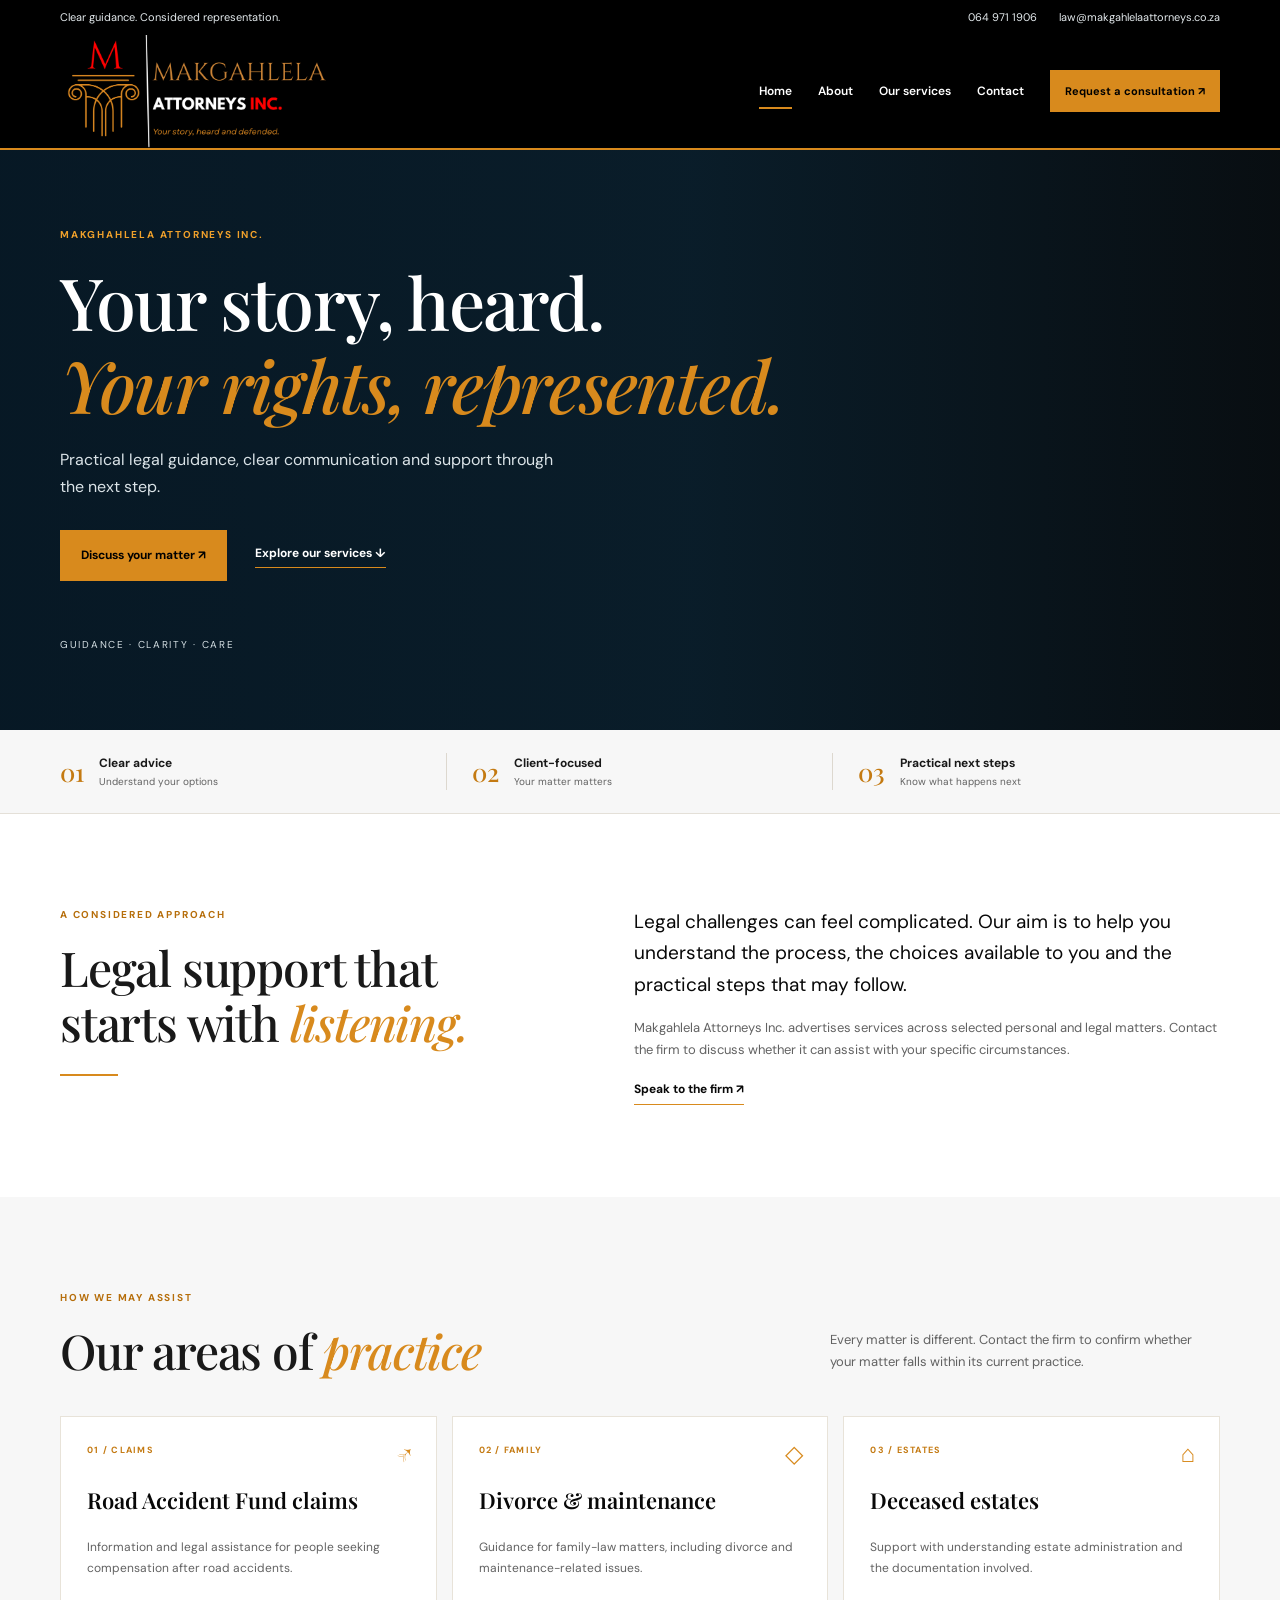
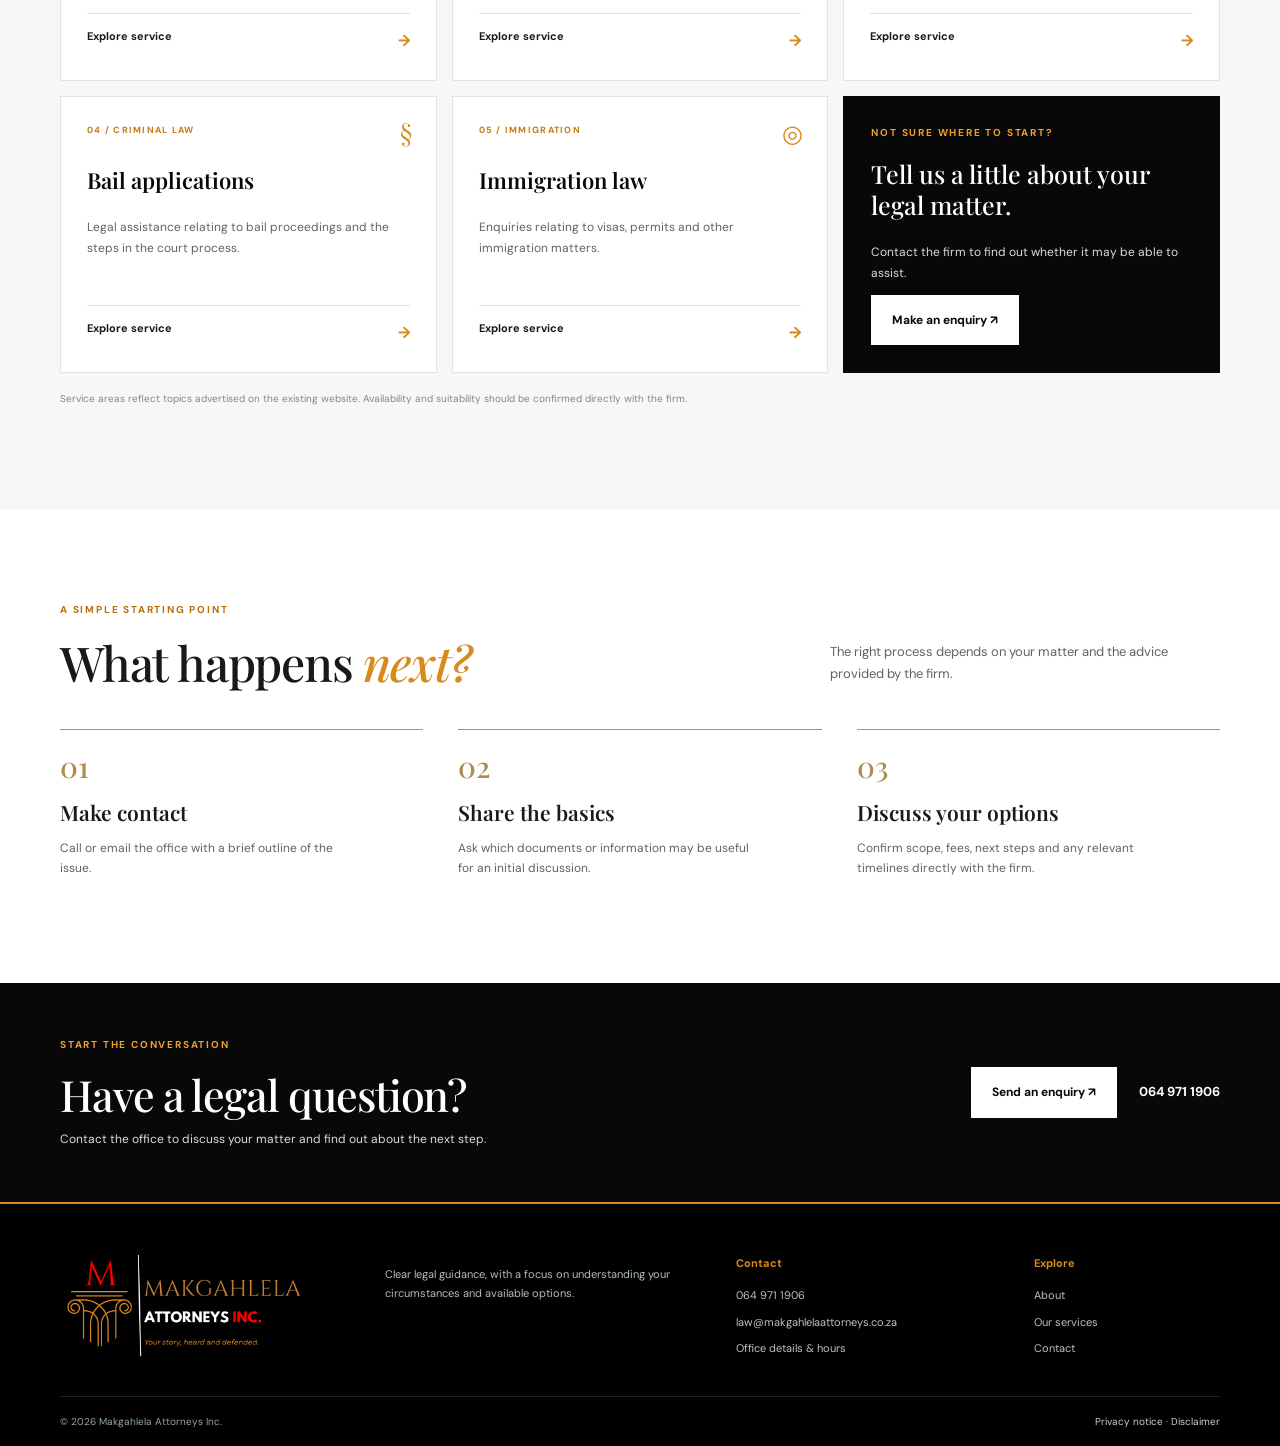
<file: projects/makgahlela-attorneys/index.html>
<!doctype html>
<html lang="en-ZA">
<head>
  <meta charset="utf-8"><meta name="viewport" content="width=device-width, initial-scale=1">
  <meta name="description" content="Legal support from Makgahlela Attorneys Inc. Explore advertised services and contact the firm to discuss your matter.">
  <meta name="theme-color" content="#102b3f">
  <title>Makgahlela Attorneys Inc. | Clear Legal Guidance</title>
  <link rel="preconnect" href="https://fonts.googleapis.com"><link rel="preconnect" href="https://fonts.gstatic.com" crossorigin>
  <link href="https://fonts.googleapis.com/css2?family=DM+Sans:wght@400;500;600;700&family=Playfair+Display:wght@500;600;700&display=swap" rel="stylesheet">
  <link rel="stylesheet" href="styles.css"><script src="script.js" defer></script>
</head>
<body>
<a class="skip-link" href="#main">Skip to content</a>
<div class="topbar"><div class="container topbar-inner"><span>Clear guidance. Considered representation.</span><div><a href="tel:+27649711906">064 971 1906</a><a href="mailto:law@makgahlelaattorneys.co.za">law@makgahlelaattorneys.co.za</a></div></div></div>
<header class="header"><div class="container nav-wrap">
  <a class="brand" href="index.html" aria-label="Makgahlela Attorneys home"><img class="brand-logo" src="assets/makgahlela-attorneys-logo.png" alt="Makgahlela Attorneys Inc. — Your story, heard and defended."></a>
  <button class="menu-toggle" aria-expanded="false" aria-controls="nav" aria-label="Open navigation"><i></i><i></i><i></i></button>
  <nav id="nav" class="nav" aria-label="Main navigation"><a class="active" href="index.html">Home</a><a href="#about">About</a><a href="services.html">Our services</a><a href="contact.html">Contact</a><a class="button small" href="contact.html#enquiry">Request a consultation ↗</a></nav>
</div></header>
<main id="main">
  <section class="hero"><div class="hero-shade"></div><div class="container hero-content"><p class="eyebrow light">MAKGHAHLELA ATTORNEYS INC.</p><h1>Your story, heard.<br><em>Your rights, represented.</em></h1><p class="hero-copy">Practical legal guidance, clear communication and support through the next step.</p><div class="hero-actions"><a class="button" href="contact.html#enquiry">Discuss your matter ↗</a><a class="underlink light-link" href="#services">Explore our services ↓</a></div><p class="hero-footnote">Guidance · Clarity · Care</p></div></section>
  <section class="trust-strip"><div class="container trust-grid"><div><b>01</b><span><strong>Clear advice</strong><small>Understand your options</small></span></div><div><b>02</b><span><strong>Client-focused</strong><small>Your matter matters</small></span></div><div><b>03</b><span><strong>Practical next steps</strong><small>Know what happens next</small></span></div></div></section>
  <section id="about" class="section"><div class="container two-col"><div><p class="eyebrow">A considered approach</p><h2>Legal support that starts with <em>listening.</em></h2><span class="rule"></span></div><div><p class="lead">Legal challenges can feel complicated. Our aim is to help you understand the process, the choices available to you and the practical steps that may follow.</p><p class="muted">Makgahlela Attorneys Inc. advertises services across selected personal and legal matters. Contact the firm to discuss whether it can assist with your specific circumstances.</p><a class="underlink" href="contact.html">Speak to the firm ↗</a></div></div></section>
  <section id="services" class="section services"><div class="container"><div class="section-heading"><div><p class="eyebrow">How we may assist</p><h2>Our areas of <em>practice</em></h2></div><p class="muted">Every matter is different. Contact the firm to confirm whether your matter falls within its current practice.</p></div>
    <div class="service-grid">
      <a class="service-card" href="services.html#raf"><span class="service-meta">01 / CLAIMS</span><span class="service-symbol">↗</span><h3>Road Accident Fund claims</h3><p>Information and legal assistance for people seeking compensation after road accidents.</p><span class="card-link">Explore service <b>→</b></span></a>
      <a class="service-card" href="services.html#family"><span class="service-meta">02 / FAMILY</span><span class="service-symbol">◇</span><h3>Divorce &amp; maintenance</h3><p>Guidance for family-law matters, including divorce and maintenance-related issues.</p><span class="card-link">Explore service <b>→</b></span></a>
      <a class="service-card" href="services.html#estates"><span class="service-meta">03 / ESTATES</span><span class="service-symbol">⌂</span><h3>Deceased estates</h3><p>Support with understanding estate administration and the documentation involved.</p><span class="card-link">Explore service <b>→</b></span></a>
      <a class="service-card" href="services.html#bail"><span class="service-meta">04 / CRIMINAL LAW</span><span class="service-symbol">§</span><h3>Bail applications</h3><p>Legal assistance relating to bail proceedings and the steps in the court process.</p><span class="card-link">Explore service <b>→</b></span></a>
      <a class="service-card" href="services.html#immigration"><span class="service-meta">05 / IMMIGRATION</span><span class="service-symbol">◎</span><h3>Immigration law</h3><p>Enquiries relating to visas, permits and other immigration matters.</p><span class="card-link">Explore service <b>→</b></span></a>
      <div class="service-cta"><p class="eyebrow light">Not sure where to start?</p><h3>Tell us a little about your legal matter.</h3><p>Contact the firm to find out whether it may be able to assist.</p><a class="button button-white" href="contact.html#enquiry">Make an enquiry ↗</a></div>
    </div><p class="small-note">Service areas reflect topics advertised on the existing website. Availability and suitability should be confirmed directly with the firm.</p>
  </div></section>
  <section class="section"><div class="container"><div class="section-heading"><div><p class="eyebrow">A simple starting point</p><h2>What happens <em>next?</em></h2></div><p class="muted">The right process depends on your matter and the advice provided by the firm.</p></div><div class="steps"><article><b>01</b><h3>Make contact</h3><p>Call or email the office with a brief outline of the issue.</p></article><article><b>02</b><h3>Share the basics</h3><p>Ask which documents or information may be useful for an initial discussion.</p></article><article><b>03</b><h3>Discuss your options</h3><p>Confirm scope, fees, next steps and any relevant timelines directly with the firm.</p></article></div></div></section>
  <section class="cta-band"><div class="container cta-inner"><div><p class="eyebrow light">Start the conversation</p><h2>Have a legal question?</h2><p>Contact the office to discuss your matter and find out about the next step.</p></div><div class="cta-actions"><a class="button button-white" href="contact.html#enquiry">Send an enquiry ↗</a><a href="tel:+27649711906">064 971 1906</a></div></div></section>
</main>
<footer class="footer"><div class="container footer-grid"><a class="brand brand-footer" href="index.html"><img class="brand-logo" src="assets/makgahlela-attorneys-logo.png" alt="Makgahlela Attorneys Inc. — Your story, heard and defended."></a><p>Clear legal guidance, with a focus on understanding your circumstances and available options.</p><div><strong>Contact</strong><a href="tel:+27649711906">064 971 1906</a><a href="mailto:law@makgahlelaattorneys.co.za">law@makgahlelaattorneys.co.za</a><a href="contact.html">Office details &amp; hours</a></div><div><strong>Explore</strong><a href="#about">About</a><a href="services.html">Our services</a><a href="contact.html">Contact</a></div></div><div class="container footer-bottom"><span>© <span id="year"></span> Makgahlela Attorneys Inc.</span><span><a href="privacy.html">Privacy notice</a> · <a href="disclaimer.html">Disclaimer</a></span></div></footer>
</body></html>
</file>
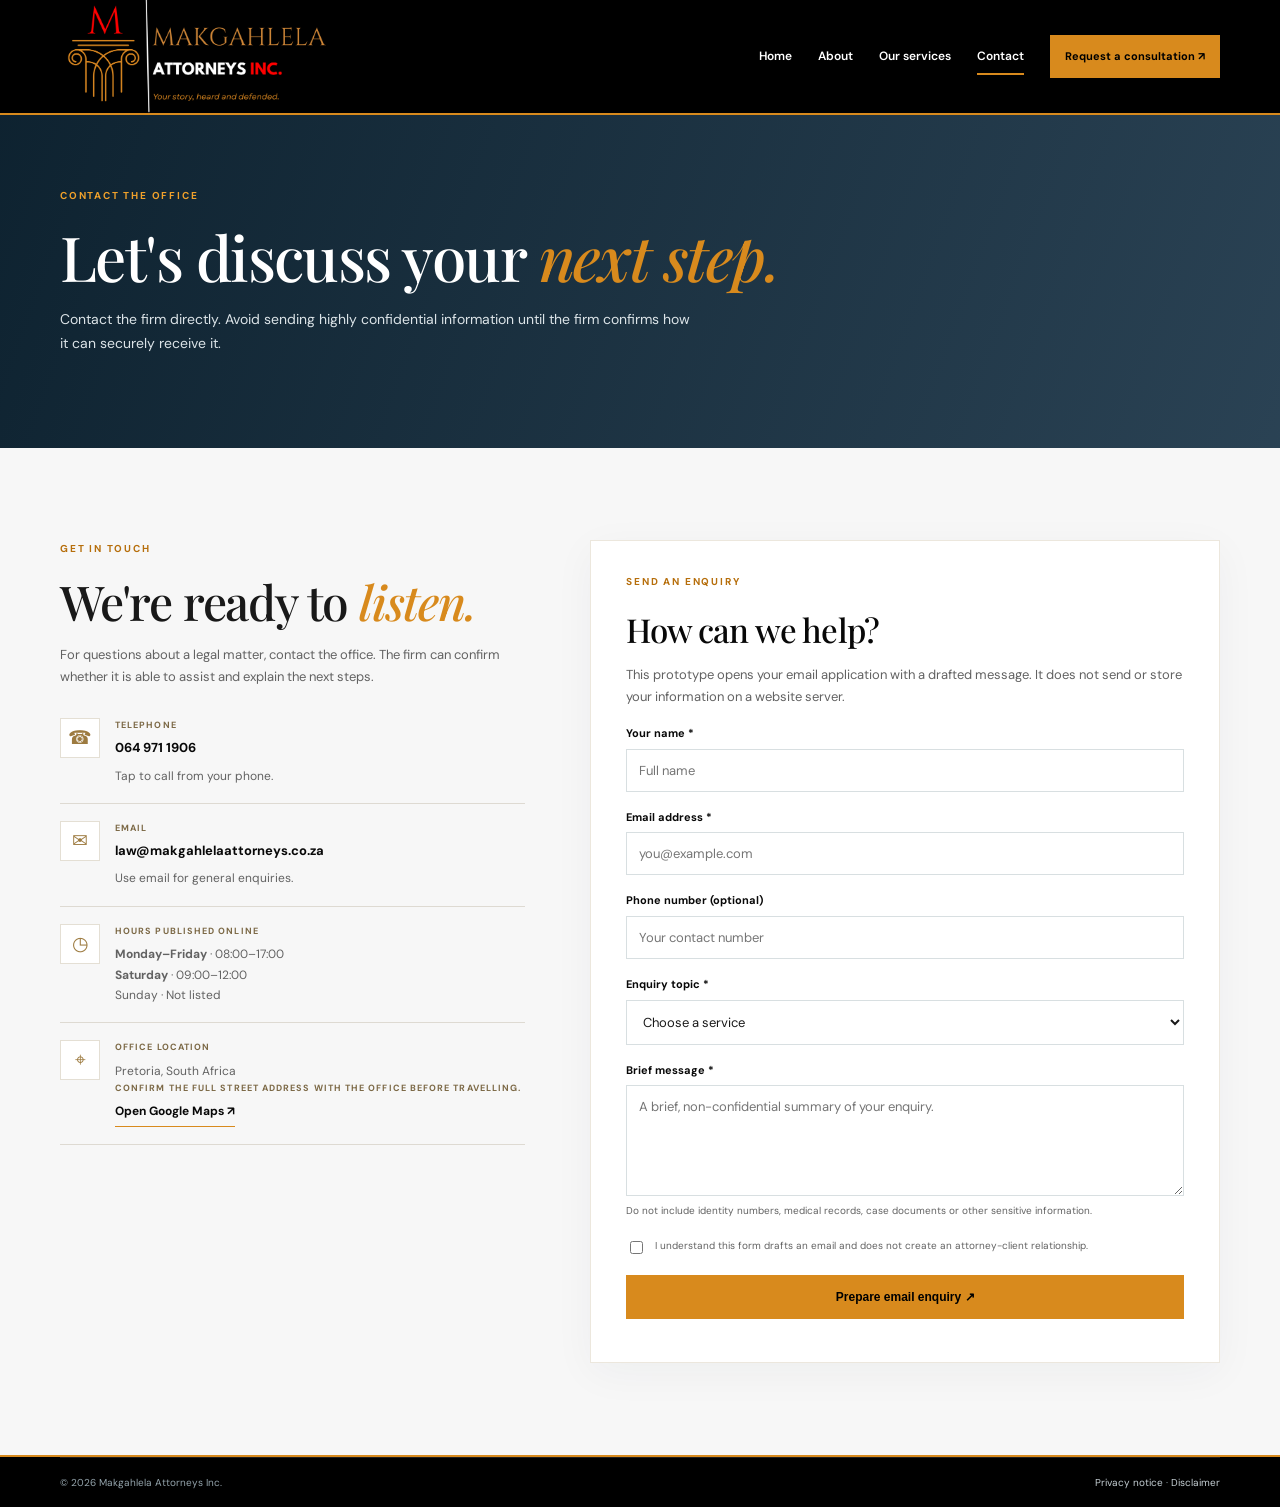
<file: projects/makgahlela-attorneys/contact.html>
<!doctype html><html lang="en-ZA"><head><meta charset="utf-8"><meta name="viewport" content="width=device-width,initial-scale=1"><meta name="description" content="Contact Makgahlela Attorneys Inc by telephone or email, or prepare an enquiry."><title>Contact | Makgahlela Attorneys Inc.</title><link rel="preconnect" href="https://fonts.googleapis.com"><link rel="preconnect" href="https://fonts.gstatic.com" crossorigin><link href="https://fonts.googleapis.com/css2?family=DM+Sans:wght@400;500;600;700&family=Playfair+Display:wght@500;600;700&display=swap" rel="stylesheet"><link rel="stylesheet" href="styles.css"><script src="script.js" defer></script></head><body><a class="skip-link" href="#main">Skip to content</a><header class="header"><div class="container nav-wrap"><a class="brand" href="index.html"><img class="brand-logo" src="assets/makgahlela-attorneys-logo.png" alt="Makgahlela Attorneys Inc. — Your story, heard and defended."></a><button class="menu-toggle" aria-expanded="false" aria-controls="nav" aria-label="Open navigation"><i></i><i></i><i></i></button><nav id="nav" class="nav"><a href="index.html">Home</a><a href="index.html#about">About</a><a href="services.html">Our services</a><a class="active" href="contact.html">Contact</a><a class="button small" href="#enquiry">Request a consultation ↗</a></nav></div></header><main id="main"><section class="page-hero"><div class="container"><p class="eyebrow light">Contact the office</p><h1>Let's discuss your <em>next step.</em></h1><p>Contact the firm directly. Avoid sending highly confidential information until the firm confirms how it can securely receive it.</p></div></section><section class="section contact-section"><div class="container contact-layout"><div><p class="eyebrow">Get in touch</p><h2>We're ready to <em>listen.</em></h2><p class="muted">For questions about a legal matter, contact the office. The firm can confirm whether it is able to assist and explain the next steps.</p>
<div class="contact-item"><span>☎</span><div><small>Telephone</small><a class="contact-value" href="tel:+27649711906">064 971 1906</a><p>Tap to call from your phone.</p></div></div>
<div class="contact-item"><span>✉</span><div><small>Email</small><a class="contact-value" href="mailto:law@makgahlelaattorneys.co.za">law@makgahlelaattorneys.co.za</a><p>Use email for general enquiries.</p></div></div>
<div class="contact-item"><span>◷</span><div><small>Hours published online</small><p><strong>Monday–Friday</strong> · 08:00–17:00<br><strong>Saturday</strong> · 09:00–12:00<br>Sunday · Not listed</p></div></div>
<div class="contact-item"><span>⌖</span><div><small>Office location</small><p>Pretoria, South Africa<br><small class="muted">Confirm the full street address with the office before travelling.</small></p><a class="underlink" href="https://www.google.com/maps/search/?api=1&query=Makgahlela+Attorneys+Inc+Soshanguve" target="_blank" rel="noopener noreferrer">Open Google Maps ↗</a></div></div>
</div><div class="form-panel" id="enquiry"><p class="eyebrow">Send an enquiry</p><h2>How can we help?</h2><p class="muted">This prototype opens your email application with a drafted message. It does not send or store your information on a website server.</p><form id="enquiry-form"><div class="field"><label for="name">Your name *</label><input id="name" name="name" autocomplete="name" required maxlength="100" placeholder="Full name"></div><div class="field"><label for="email">Email address *</label><input id="email" name="email" type="email" autocomplete="email" required maxlength="150" placeholder="you@example.com"></div><div class="field"><label for="phone">Phone number (optional)</label><input id="phone" name="phone" type="tel" autocomplete="tel" maxlength="40" placeholder="Your contact number"></div><div class="field"><label for="service">Enquiry topic *</label><select id="service" name="service" required><option value="">Choose a service</option><option>Road Accident Fund claim</option><option>Divorce or maintenance</option><option>Deceased estate</option><option>Bail application</option><option>Immigration law</option><option>Other / not sure</option></select></div><div class="field"><label for="message">Brief message *</label><textarea id="message" name="message" rows="5" required maxlength="1500" placeholder="A brief, non-confidential summary of your enquiry."></textarea><small>Do not include identity numbers, medical records, case documents or other sensitive information.</small></div><label class="consent"><input type="checkbox" id="consent" required><span>I understand this form drafts an email and does not create an attorney-client relationship.</span></label><button class="button submit" type="submit">Prepare email enquiry ↗</button><p id="form-status" class="form-status" role="status" aria-live="polite"></p></form></div></div></section></main><footer class="footer"><div class="container footer-bottom"><span>© <span id="year"></span> Makgahlela Attorneys Inc.</span><span><a href="privacy.html">Privacy notice</a> · <a href="disclaimer.html">Disclaimer</a></span></div></footer></body></html>
</file>
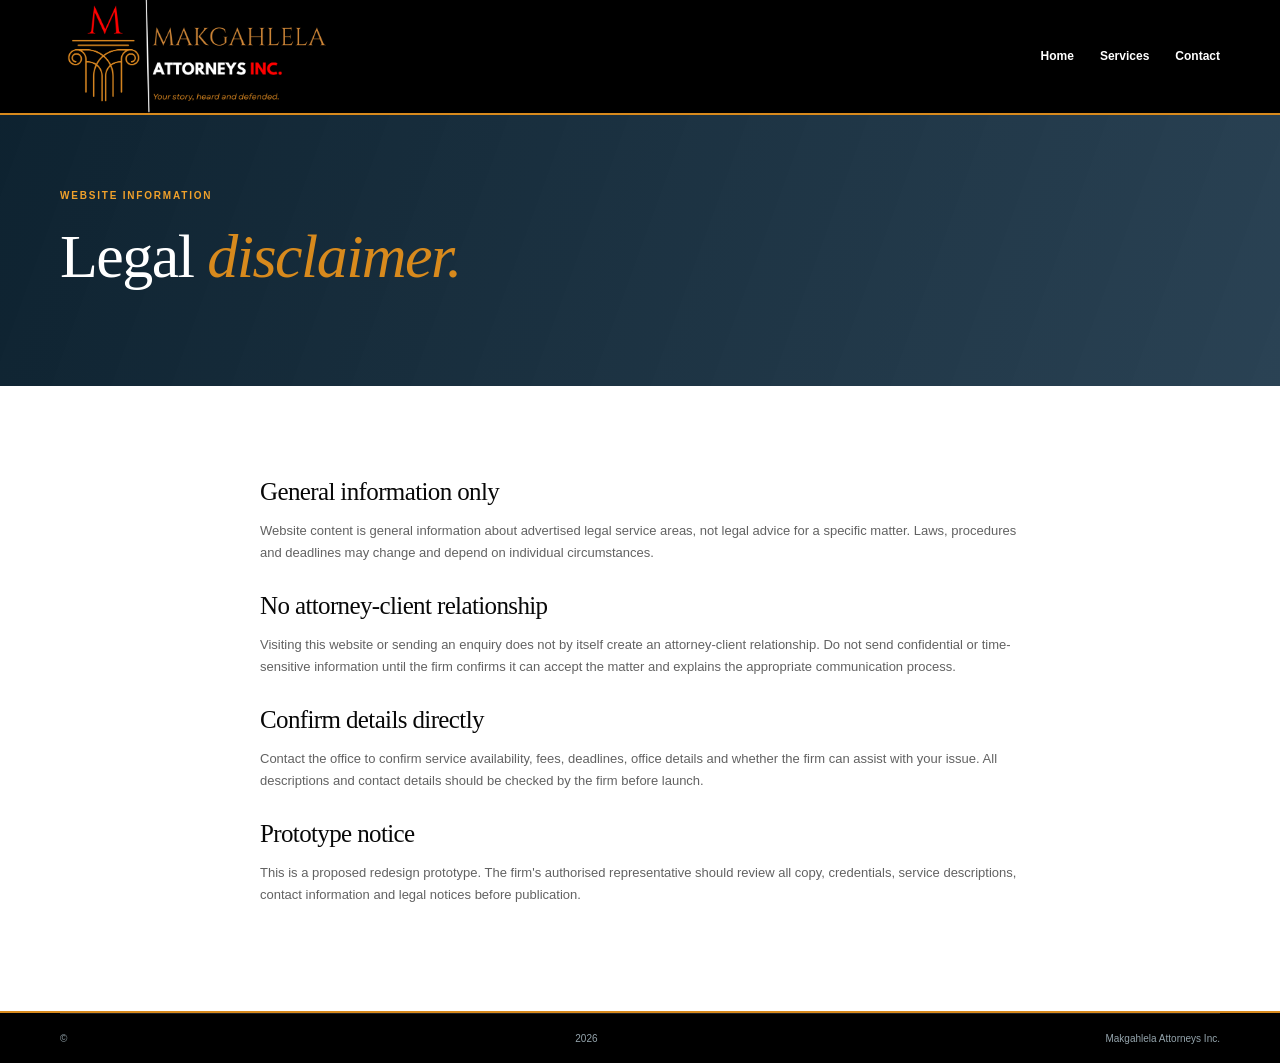
<file: projects/makgahlela-attorneys/disclaimer.html>
<!doctype html><html lang="en-ZA"><head><meta charset="utf-8"><meta name="viewport" content="width=device-width,initial-scale=1"><title>Disclaimer | Makgahlela Attorneys Inc.</title><link rel="stylesheet" href="styles.css"><script src="script.js" defer></script></head><body><header class="header"><div class="container nav-wrap"><a class="brand" href="index.html"><img class="brand-logo" src="assets/makgahlela-attorneys-logo.png" alt="Makgahlela Attorneys Inc. — Your story, heard and defended."></a><nav class="nav simple-nav"><a href="index.html">Home</a><a href="services.html">Services</a><a href="contact.html">Contact</a></nav></div></header><main><section class="page-hero"><div class="container"><p class="eyebrow light">Website information</p><h1>Legal <em>disclaimer.</em></h1></div></section><section class="section legal-copy"><div class="container narrow"><h2>General information only</h2><p>Website content is general information about advertised legal service areas, not legal advice for a specific matter. Laws, procedures and deadlines may change and depend on individual circumstances.</p><h2>No attorney-client relationship</h2><p>Visiting this website or sending an enquiry does not by itself create an attorney-client relationship. Do not send confidential or time-sensitive information until the firm confirms it can accept the matter and explains the appropriate communication process.</p><h2>Confirm details directly</h2><p>Contact the office to confirm service availability, fees, deadlines, office details and whether the firm can assist with your issue. All descriptions and contact details should be checked by the firm before launch.</p><h2>Prototype notice</h2><p>This is a proposed redesign prototype. The firm's authorised representative should review all copy, credentials, service descriptions, contact information and legal notices before publication.</p></div></section></main><footer class="footer"><div class="container footer-bottom">© <span id="year"></span> Makgahlela Attorneys Inc.</div></footer></body></html>
</file>
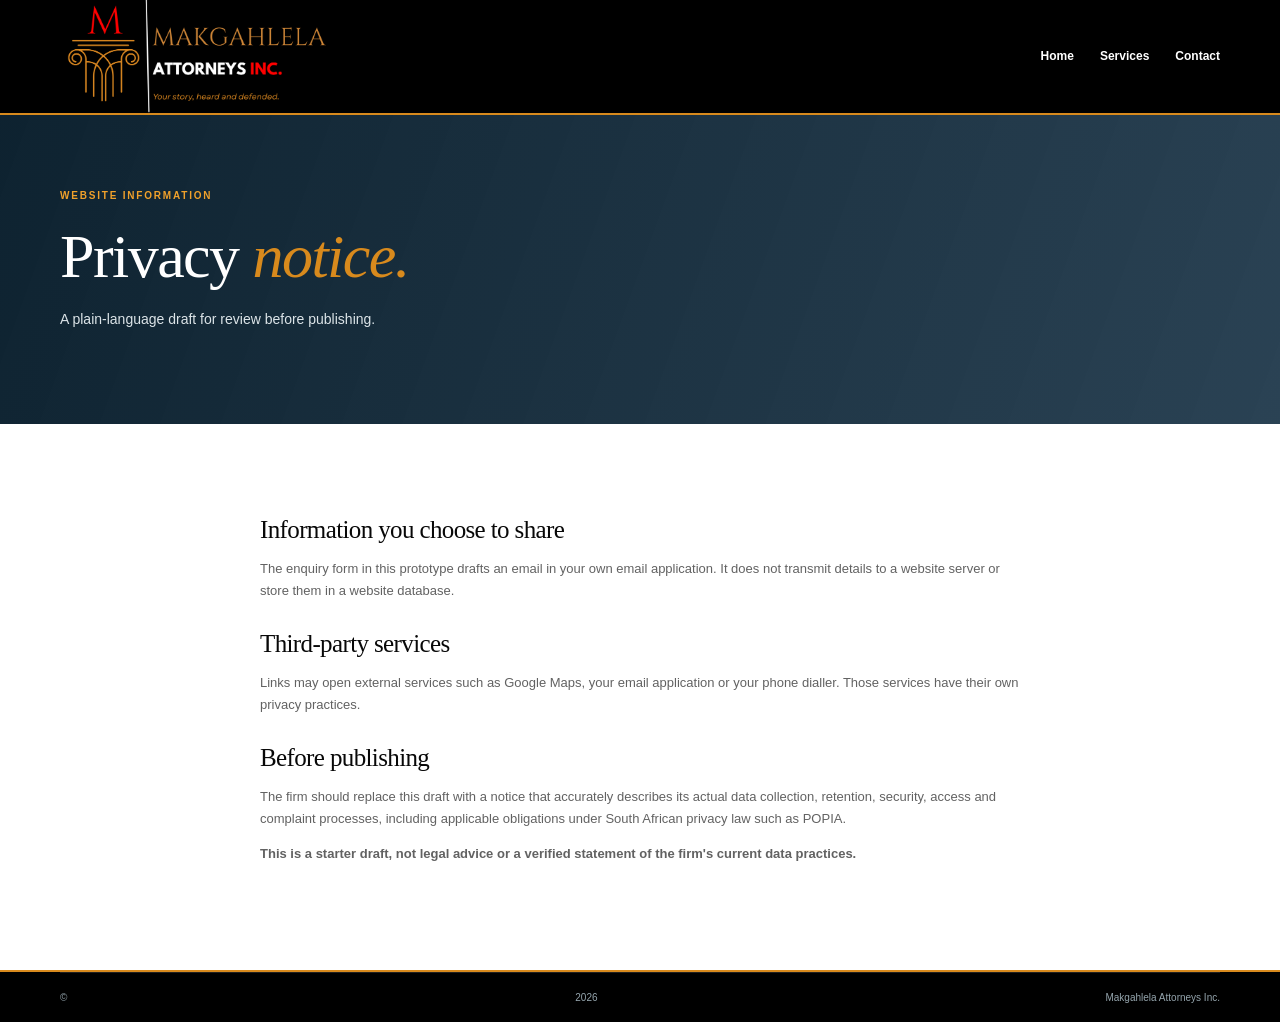
<file: projects/makgahlela-attorneys/privacy.html>
<!doctype html><html lang="en-ZA"><head><meta charset="utf-8"><meta name="viewport" content="width=device-width,initial-scale=1"><title>Privacy Notice | Makgahlela Attorneys Inc.</title><link rel="stylesheet" href="styles.css"><script src="script.js" defer></script></head><body><header class="header"><div class="container nav-wrap"><a class="brand" href="index.html"><img class="brand-logo" src="assets/makgahlela-attorneys-logo.png" alt="Makgahlela Attorneys Inc. — Your story, heard and defended."></a><nav class="nav simple-nav"><a href="index.html">Home</a><a href="services.html">Services</a><a href="contact.html">Contact</a></nav></div></header><main><section class="page-hero"><div class="container"><p class="eyebrow light">Website information</p><h1>Privacy <em>notice.</em></h1><p>A plain-language draft for review before publishing.</p></div></section><section class="section legal-copy"><div class="container narrow"><h2>Information you choose to share</h2><p>The enquiry form in this prototype drafts an email in your own email application. It does not transmit details to a website server or store them in a website database.</p><h2>Third-party services</h2><p>Links may open external services such as Google Maps, your email application or your phone dialler. Those services have their own privacy practices.</p><h2>Before publishing</h2><p>The firm should replace this draft with a notice that accurately describes its actual data collection, retention, security, access and complaint processes, including applicable obligations under South African privacy law such as POPIA.</p><p><strong>This is a starter draft, not legal advice or a verified statement of the firm's current data practices.</strong></p></div></section></main><footer class="footer"><div class="container footer-bottom">© <span id="year"></span> Makgahlela Attorneys Inc.</div></footer></body></html>
</file>
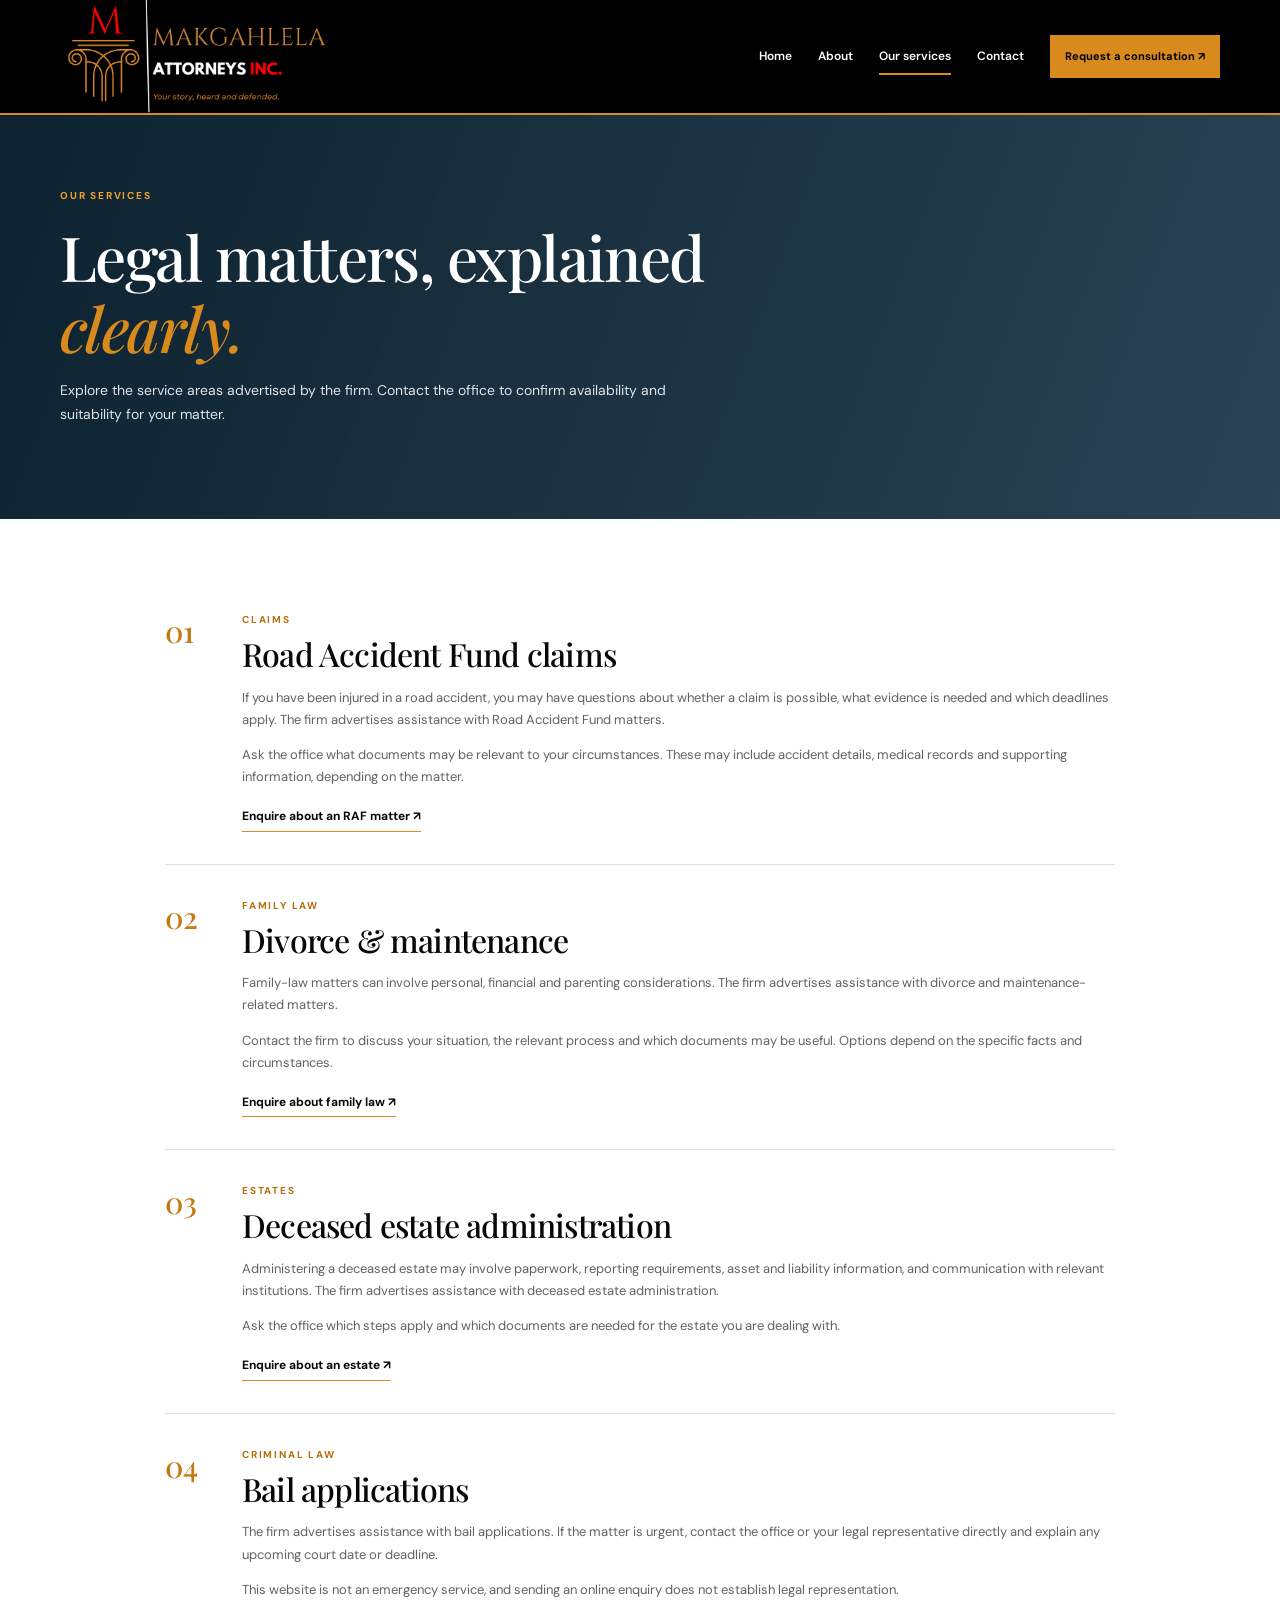
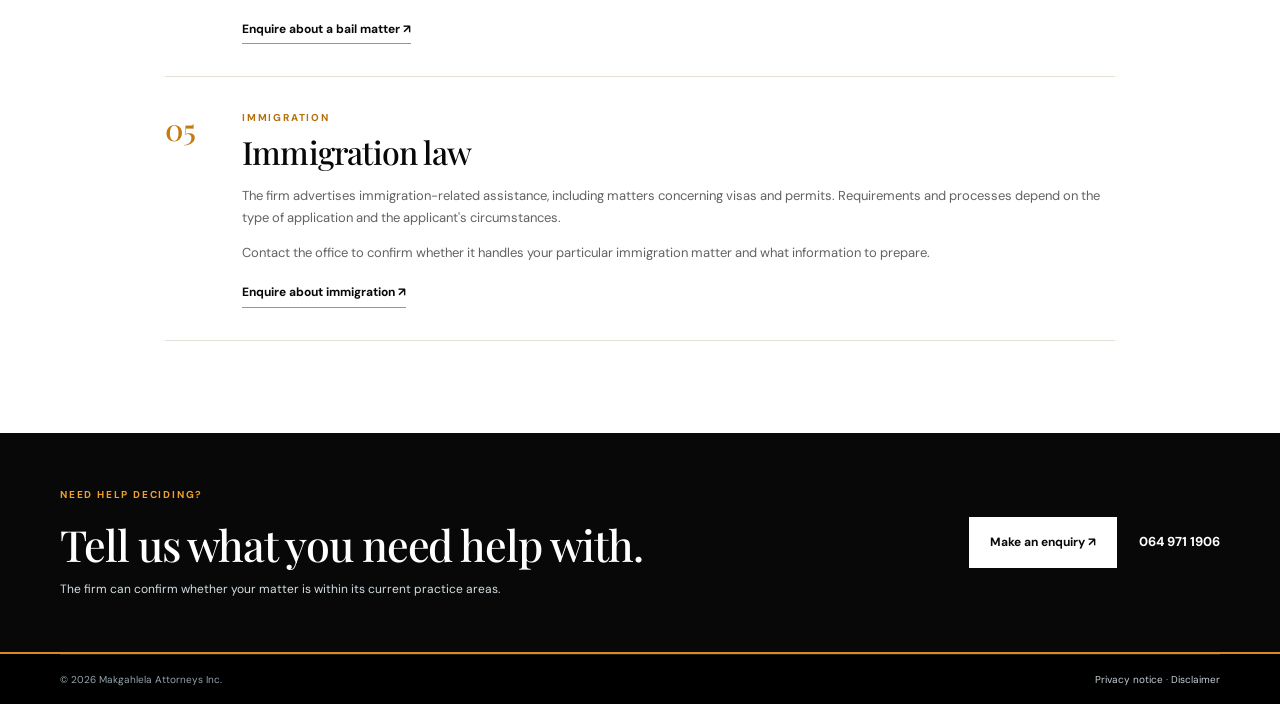
<file: projects/makgahlela-attorneys/services.html>
<!doctype html><html lang="en-ZA"><head><meta charset="utf-8"><meta name="viewport" content="width=device-width,initial-scale=1"><meta name="description" content="Explore legal service areas advertised by Makgahlela Attorneys Inc."><title>Our Services | Makgahlela Attorneys Inc.</title><link rel="preconnect" href="https://fonts.googleapis.com"><link rel="preconnect" href="https://fonts.gstatic.com" crossorigin><link href="https://fonts.googleapis.com/css2?family=DM+Sans:wght@400;500;600;700&family=Playfair+Display:wght@500;600;700&display=swap" rel="stylesheet"><link rel="stylesheet" href="styles.css"><script src="script.js" defer></script></head><body><a class="skip-link" href="#main">Skip to content</a><header class="header"><div class="container nav-wrap"><a class="brand" href="index.html"><img class="brand-logo" src="assets/makgahlela-attorneys-logo.png" alt="Makgahlela Attorneys Inc. — Your story, heard and defended."></a><button class="menu-toggle" aria-expanded="false" aria-controls="nav" aria-label="Open navigation"><i></i><i></i><i></i></button><nav id="nav" class="nav"><a href="index.html">Home</a><a href="index.html#about">About</a><a class="active" href="services.html">Our services</a><a href="contact.html">Contact</a><a class="button small" href="contact.html#enquiry">Request a consultation ↗</a></nav></div></header><main id="main"><section class="page-hero"><div class="container"><p class="eyebrow light">Our services</p><h1>Legal matters, explained <em>clearly.</em></h1><p>Explore the service areas advertised by the firm. Contact the office to confirm availability and suitability for your matter.</p></div></section><section class="section"><div class="container service-details">
<article id="raf"><span>01</span><div><p class="eyebrow">Claims</p><h2>Road Accident Fund claims</h2><p>If you have been injured in a road accident, you may have questions about whether a claim is possible, what evidence is needed and which deadlines apply. The firm advertises assistance with Road Accident Fund matters.</p><p>Ask the office what documents may be relevant to your circumstances. These may include accident details, medical records and supporting information, depending on the matter.</p><a class="underlink" href="contact.html#enquiry">Enquire about an RAF matter ↗</a></div></article>
<article id="family"><span>02</span><div><p class="eyebrow">Family law</p><h2>Divorce &amp; maintenance</h2><p>Family-law matters can involve personal, financial and parenting considerations. The firm advertises assistance with divorce and maintenance-related matters.</p><p>Contact the firm to discuss your situation, the relevant process and which documents may be useful. Options depend on the specific facts and circumstances.</p><a class="underlink" href="contact.html#enquiry">Enquire about family law ↗</a></div></article>
<article id="estates"><span>03</span><div><p class="eyebrow">Estates</p><h2>Deceased estate administration</h2><p>Administering a deceased estate may involve paperwork, reporting requirements, asset and liability information, and communication with relevant institutions. The firm advertises assistance with deceased estate administration.</p><p>Ask the office which steps apply and which documents are needed for the estate you are dealing with.</p><a class="underlink" href="contact.html#enquiry">Enquire about an estate ↗</a></div></article>
<article id="bail"><span>04</span><div><p class="eyebrow">Criminal law</p><h2>Bail applications</h2><p>The firm advertises assistance with bail applications. If the matter is urgent, contact the office or your legal representative directly and explain any upcoming court date or deadline.</p><p>This website is not an emergency service, and sending an online enquiry does not establish legal representation.</p><a class="underlink" href="contact.html#enquiry">Enquire about a bail matter ↗</a></div></article>
<article id="immigration"><span>05</span><div><p class="eyebrow">Immigration</p><h2>Immigration law</h2><p>The firm advertises immigration-related assistance, including matters concerning visas and permits. Requirements and processes depend on the type of application and the applicant's circumstances.</p><p>Contact the office to confirm whether it handles your particular immigration matter and what information to prepare.</p><a class="underlink" href="contact.html#enquiry">Enquire about immigration ↗</a></div></article>
</div></section><section class="cta-band"><div class="container cta-inner"><div><p class="eyebrow light">Need help deciding?</p><h2>Tell us what you need help with.</h2><p>The firm can confirm whether your matter is within its current practice areas.</p></div><div class="cta-actions"><a class="button button-white" href="contact.html#enquiry">Make an enquiry ↗</a><a href="tel:+27649711906">064 971 1906</a></div></div></section></main><footer class="footer"><div class="container footer-bottom"><span>© <span id="year"></span> Makgahlela Attorneys Inc.</span><span><a href="privacy.html">Privacy notice</a> · <a href="disclaimer.html">Disclaimer</a></span></div></footer></body></html>
</file>
<file: projects/makgahlela-attorneys/styles.css>
:root{--navy:#080808;--deep:#000000;--gold:#d88a1d;--gold-light:#f0a12b;--ink:#191919;--muted:#626262;--paper:#f7f7f7;--line:#e4e0d8;--serif:'Playfair Display',Georgia,serif;--sans:'DM Sans',Arial,sans-serif}*{box-sizing:border-box}html{scroll-behavior:smooth;scroll-padding-top:100px}body{margin:0;color:var(--ink);font:16px/1.7 var(--sans)}a{color:inherit;text-decoration:none}a:focus-visible,button:focus-visible,input:focus-visible,select:focus-visible,textarea:focus-visible{outline:3px solid var(--gold);outline-offset:3px}.container{width:min(1160px,calc(100% - 48px));margin:auto}.skip-link{position:absolute;top:-80px;left:12px;background:#fff;padding:12px;z-index:500}.skip-link:focus{top:12px}.topbar{background:var(--deep);color:#e3e9ec;font-size:11px}.topbar-inner{display:flex;justify-content:space-between;gap:16px;padding:8px 0}.topbar-inner div{display:flex;gap:22px}.topbar a:hover,.footer a:hover{text-decoration:underline;color:var(--gold-light)}.header{position:sticky;top:0;z-index:50;background:#000;border-bottom:2px solid #d88a1d}.nav-wrap{display:flex;justify-content:space-between;align-items:center;gap:24px;min-height:104px}.brand{display:flex;align-items:center;gap:12px;min-width:0}.brand-logo{display:block;width:270px;max-width:100%;height:auto;object-fit:contain}.monogram{display:grid;place-items:center;width:42px;height:42px;border:1px solid var(--gold);background:var(--navy);color:var(--gold-light);font:600 20px var(--serif)}.monogram span{font-size:13px;margin-left:-2px}.brand strong,.brand small{display:block;line-height:1.4}.brand strong{font-size:12px;letter-spacing:.14em;color:#fff}.brand small{font-size:9px;letter-spacing:.22em;color:#718087}.nav{display:flex;align-items:center;gap:26px;font-size:12px;font-weight:600;color:#fff}.nav>a:not(.button){padding:8px 0;position:relative}.nav>a:not(.button):after{content:'';position:absolute;bottom:0;left:0;width:0;height:2px;background:var(--gold);transition:width .2s}.nav>a:hover:after,.nav>a.active:after{width:100%}.button{display:inline-flex;align-items:center;justify-content:center;gap:12px;padding:14px 20px;background:var(--gold);border:1px solid var(--gold);color:#000;font-size:12px;font-weight:700;cursor:pointer;transition:transform .2s,background .2s}.button:hover{background:var(--gold-light);transform:translateY(-2px)}.button.small{padding:11px 14px;font-size:11px}.button-white{background:#fff;border-color:#fff;color:var(--navy)}.button-white:hover{background:var(--gold-light);border-color:var(--gold-light)}.menu-toggle{display:none;background:transparent;border:0;padding:10px}.menu-toggle i{display:block;width:24px;height:2px;margin:5px;background:var(--navy)}
.hero{min-height:580px;position:relative;display:flex;align-items:center;overflow:hidden;background:var(--navy) url('https://images.unsplash.com/photo-1589829545856-d10d557cf95f?auto=format&fit=crop&w=2000&q=85') center 45%/cover no-repeat;color:#fff}.hero-shade{position:absolute;inset:0;background:linear-gradient(90deg,rgba(7,25,38,.96),rgba(10,33,48,.83) 54%,rgba(10,33,48,.24))}.hero-content{position:relative;padding:72px 0}.eyebrow{text-transform:uppercase;letter-spacing:.18em;font-size:10px;font-weight:700;color:#92703a;margin:0 0 17px}.eyebrow.light{color:var(--gold-light)}h1,h2{font-family:var(--serif);font-weight:500;letter-spacing:-.025em;line-height:1.15}h1{font-size:clamp(42px,6vw,72px);max-width:780px;margin:0 0 20px}h1 em,h2 em{color:var(--gold);font-weight:500}.hero-copy{font-size:16px;max-width:510px;color:#dbe4e8;margin-bottom:30px}.hero-actions{display:flex;align-items:center;gap:28px;flex-wrap:wrap}.underlink{display:inline-flex;gap:10px;align-items:center;border-bottom:1px solid var(--gold);padding-bottom:4px;color:var(--navy);font-size:12px;font-weight:700}.underlink:hover{gap:15px}.light-link{color:#fff}.hero-footnote{margin:55px 0 0;text-transform:uppercase;letter-spacing:.17em;color:#d4dfe3;font-size:10px}.trust-strip{background:var(--paper);border-bottom:1px solid var(--line)}.trust-grid{display:grid;grid-template-columns:repeat(3,1fr);padding:23px 0}.trust-grid>div{display:flex;align-items:center;gap:15px;border-right:1px solid #ddd8cf;padding:0 25px}.trust-grid>div:first-child{padding-left:0}.trust-grid>div:last-child{border:0}.trust-grid b{font:500 25px var(--serif);color:#ad8c51}.trust-grid strong,.trust-grid small{display:block}.trust-grid strong{font-size:12px}.trust-grid small{font-size:10px;color:var(--muted)}.section{padding:92px 0}.two-col{display:grid;grid-template-columns:.9fr 1.1fr;gap:95px}.section h2,.contact-layout h2{font-size:clamp(34px,4vw,48px);margin:0 0 24px}.section h2 em,.contact-layout h2 em{color:#a8874e}.rule{display:block;width:58px;height:2px;background:var(--gold)}.lead{font-size:19px;line-height:1.65;color:var(--navy);margin:0 0 17px}.muted{color:var(--muted);font-size:13px}.services{background:var(--paper)}.section-heading{display:flex;justify-content:space-between;align-items:end;gap:45px;margin-bottom:38px}.section-heading h2{margin-bottom:0}.section-heading>p{max-width:390px;margin:0 0 5px}.service-grid{display:grid;grid-template-columns:repeat(3,1fr);gap:15px}.service-card{background:white;border:1px solid #e8e3d9;padding:26px;min-height:265px;display:flex;flex-direction:column;position:relative;transition:transform .2s,box-shadow .2s,border-color .2s}.service-card:hover{transform:translateY(-4px);box-shadow:0 16px 42px #102b3f18;border-color:var(--gold)}.service-meta{font-size:9px;letter-spacing:.14em;font-weight:700;color:#8a6b36}.service-symbol{position:absolute;right:24px;top:19px;color:#b89a64;font:24px var(--serif)}.service-card h3{font:600 22px/1.25 var(--serif);color:var(--navy);margin:29px 0 10px}.service-card p{font-size:12px;color:var(--muted);line-height:1.75;margin-bottom:20px}.card-link{display:flex;justify-content:space-between;border-top:1px solid var(--line);padding-top:13px;margin-top:auto;font-size:11px;font-weight:700}.card-link b{color:#a8874e;font-size:16px}.service-cta{background:var(--navy);color:white;padding:28px;display:flex;flex-direction:column;align-items:flex-start;justify-content:center}.service-cta h3{font:500 25px/1.25 var(--serif);margin:0 0 10px}.service-cta p:not(.eyebrow){font-size:12px;color:#d4dee3}.small-note{font-size:10px;color:#7a898f;margin-top:17px}.steps{display:grid;grid-template-columns:repeat(3,1fr);gap:35px}.steps article{border-top:1px solid var(--gold);padding-top:17px}.steps b{font:500 29px var(--serif);color:#ad8c51}.steps h3{font:600 21px var(--serif);margin:12px 0 6px}.steps p{font-size:12px;color:var(--muted);max-width:300px}.cta-band{background:var(--navy);color:white;padding:53px 0}.cta-inner{display:flex;justify-content:space-between;align-items:center;gap:28px}.cta-inner h2{font-size:clamp(30px,4vw,43px);margin:0 0 10px}.cta-inner p:not(.eyebrow){font-size:12px;color:#d4dee3;margin:0}.cta-actions{display:flex;align-items:center;gap:22px;flex-wrap:wrap;font-size:13px;font-weight:700}.footer{background:#091c29;color:#dce3e7}.footer-grid{display:grid;grid-template-columns:1.1fr 1.2fr 1fr .7fr;gap:32px;padding:50px 0 38px}.brand-footer strong{color:white}.brand-footer small{color:#a3b0b7}.brand-footer .brand-logo{width:245px}.footer-grid>p{font-size:11px;color:#afbdc4}.footer-grid>div{display:flex;flex-direction:column;align-items:flex-start;gap:8px;font-size:11px;color:#b7c3c9;overflow-wrap:anywhere}.footer-grid>div>strong{color:var(--gold-light);margin-bottom:5px}.footer-bottom{border-top:1px solid #ffffff20;padding:16px 0;display:flex;justify-content:space-between;gap:15px;color:#94a4ac;font-size:10px}.footer-bottom a{color:#c6d0d5}
.page-hero{background:linear-gradient(110deg,rgba(9,30,44,.98),rgba(16,43,63,.89)),url('https://images.unsplash.com/photo-1505664194779-8beaceb93744?auto=format&fit=crop&w=1800&q=80') center/cover;color:white;padding:72px 0 78px}.page-hero h1{font-size:clamp(40px,5vw,62px);margin-bottom:16px}.page-hero p:last-child{max-width:640px;color:#dce4e8;font-size:14px}.service-details{max-width:950px}.service-details article{display:grid;grid-template-columns:55px 1fr;gap:22px;padding:32px 0;border-bottom:1px solid var(--line);scroll-margin-top:100px}.service-details article:first-child{padding-top:0}.service-details article>span{font:500 30px var(--serif);color:#ad8c51}.service-details h2{font-size:32px;color:var(--navy);margin:0 0 14px}.service-details p:not(.eyebrow){font-size:13px;color:var(--muted)}.service-details .eyebrow{margin-bottom:8px}.contact-section{background:var(--paper)}.contact-layout{display:grid;grid-template-columns:.85fr 1.15fr;gap:65px;align-items:start}.contact-layout h2{margin-bottom:15px}.contact-item{display:flex;gap:15px;padding:17px 0;border-bottom:1px solid #dedad2}.contact-item>span{display:grid;place-items:center;flex:0 0 40px;height:40px;background:white;border:1px solid #e4dfd4;color:#9d7b40;font-size:19px}.contact-item small{display:block;font-size:9px;font-weight:700;letter-spacing:.12em;text-transform:uppercase;color:#7c6946}.contact-item p{font-size:12px;color:var(--muted);margin:5px 0 0}.contact-value{font-size:13px;font-weight:700;color:var(--navy);overflow-wrap:anywhere}.form-panel{background:#fff;padding:32px 35px;border:1px solid #ece7dd;box-shadow:0 10px 40px #102b3f0b}.form-panel h2{font:500 33px var(--serif);color:var(--navy);margin:0 0 10px}.field{display:flex;flex-direction:column;gap:6px;margin:16px 0}.field label{font-size:11px;font-weight:700;color:var(--navy)}.field input,.field select,.field textarea{width:100%;padding:12px;border:1px solid #d8dfe1;border-radius:0;background:white;color:var(--ink);font:13px var(--sans)}.field textarea{resize:vertical}.field small{font-size:10px;color:var(--muted)}.consent{display:flex;align-items:flex-start;gap:9px;font-size:10px;color:var(--muted);margin:18px 0}.consent input{margin-top:4px;accent-color:var(--navy)}.submit{width:100%}.form-status{font-size:11px;color:var(--navy)}.legal-copy h2{font-size:25px;color:var(--navy);margin:28px 0 9px}.legal-copy h2:first-child{margin-top:0}.legal-copy p{font-size:13px;color:var(--muted)}.narrow{max-width:760px}
@media(max-width:980px){.nav{gap:15px}.nav .button{display:none}.two-col{gap:55px}.contact-layout{gap:32px}.footer-grid{grid-template-columns:1fr 1fr}.hero{background-position:58% center}}
@media(max-width:760px){.container{width:calc(100% - 36px)}.topbar-inner{justify-content:center}.topbar-inner>span{display:none}.topbar-inner div{gap:13px;font-size:10px}.nav-wrap{min-height:76px}.brand-logo{width:205px}.monogram{width:37px;height:37px}.brand{gap:8px}.brand strong{font-size:10px}.brand small{font-size:8px}.nav{color:#111}.menu-toggle{display:block}.nav{display:none;position:absolute;top:100%;left:0;right:0;background:white;border-top:1px solid var(--line);box-shadow:0 14px 25px #102b3f18;padding:14px 22px 22px;align-items:stretch;flex-direction:column;gap:5px}.nav.is-open{display:flex}.nav>a:not(.button){padding:9px 0}.nav .button{display:inline-flex;margin-top:8px}.hero{min-height:540px}.hero-shade{background:linear-gradient(90deg,rgba(7,25,38,.96),rgba(10,33,48,.72))}.hero-content{padding:58px 0}.hero h1{font-size:clamp(40px,10vw,56px)}.hero-copy{font-size:14px}.hero-footnote{margin-top:42px}.trust-grid{grid-template-columns:1fr;padding:6px 0}.trust-grid>div,.trust-grid>div:first-child{padding:13px 0;border-right:0;border-bottom:1px solid #ddd8cf}.trust-grid>div:last-child{border-bottom:0}.section{padding:66px 0}.two-col{grid-template-columns:1fr;gap:27px}.section h2,.contact-layout h2{font-size:37px}.section-heading{display:block;margin-bottom:28px}.section-heading>p{margin-top:16px}.service-grid{grid-template-columns:1fr}.service-card{min-height:225px}.service-cta{min-height:230px}.steps{grid-template-columns:1fr;gap:22px}.cta-inner{display:block}.cta-actions{margin-top:23px}.footer-grid{grid-template-columns:1fr 1fr;gap:25px 18px;padding:40px 0 28px}.footer-bottom{display:block;line-height:2}.footer-bottom span{display:block}.page-hero{padding:55px 0}.page-hero h1{font-size:40px}.service-details article{grid-template-columns:35px 1fr;gap:13px;padding:26px 0}.service-details article>span{font-size:24px}.service-details h2{font-size:27px}.contact-layout{grid-template-columns:1fr;gap:40px}.form-panel{padding:25px 19px}.form-panel h2{font-size:30px}}
@media(max-width:400px){.topbar-inner div{font-size:9px;gap:9px}.hero-actions{align-items:flex-start;flex-direction:column;gap:18px}.footer-grid{grid-template-columns:1fr}.page-hero h1{font-size:36px}}
@media(prefers-reduced-motion:reduce){*,*::before,*::after{scroll-behavior:auto!important;transition:none!important}}

/* Makgahlela brand palette: black, logo gold, red and white */
:root{--navy:#080808;--deep:#000;--gold:#d88a1d;--gold-light:#f0a12b}
.eyebrow{color:#b66e0b}.service-meta,.trust-grid b,.service-details article>span{color:#c47a12}.service-symbol,.card-link b{color:#d88a1d}.section h2 em,.contact-layout h2 em{color:#d88a1d}.nav>a:not(.button):after{background:#d88a1d}.nav .button{color:#000}.footer{background:#000;border-top:2px solid #d88a1d}.footer-grid>div>strong{color:#d88a1d}
@media(max-width:760px){.nav{color:#111}.brand-logo{width:205px}}
</file>
